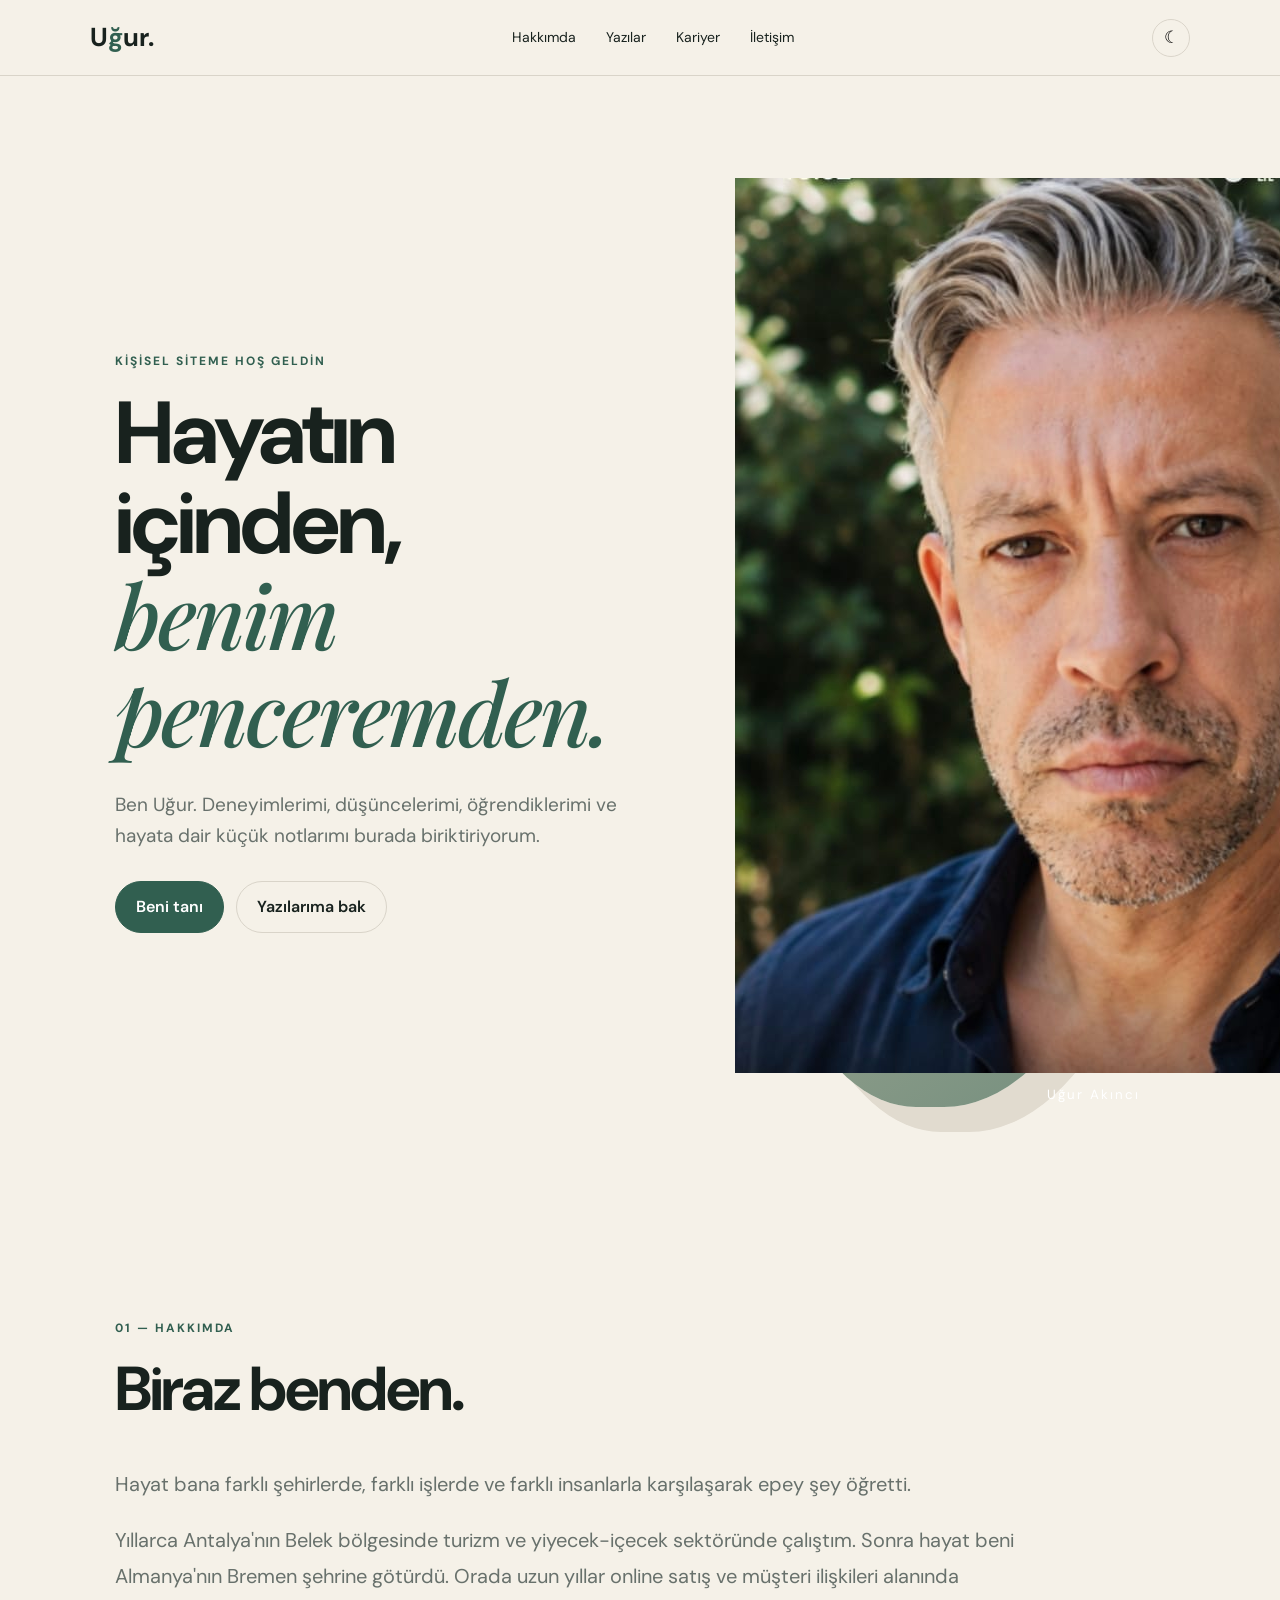
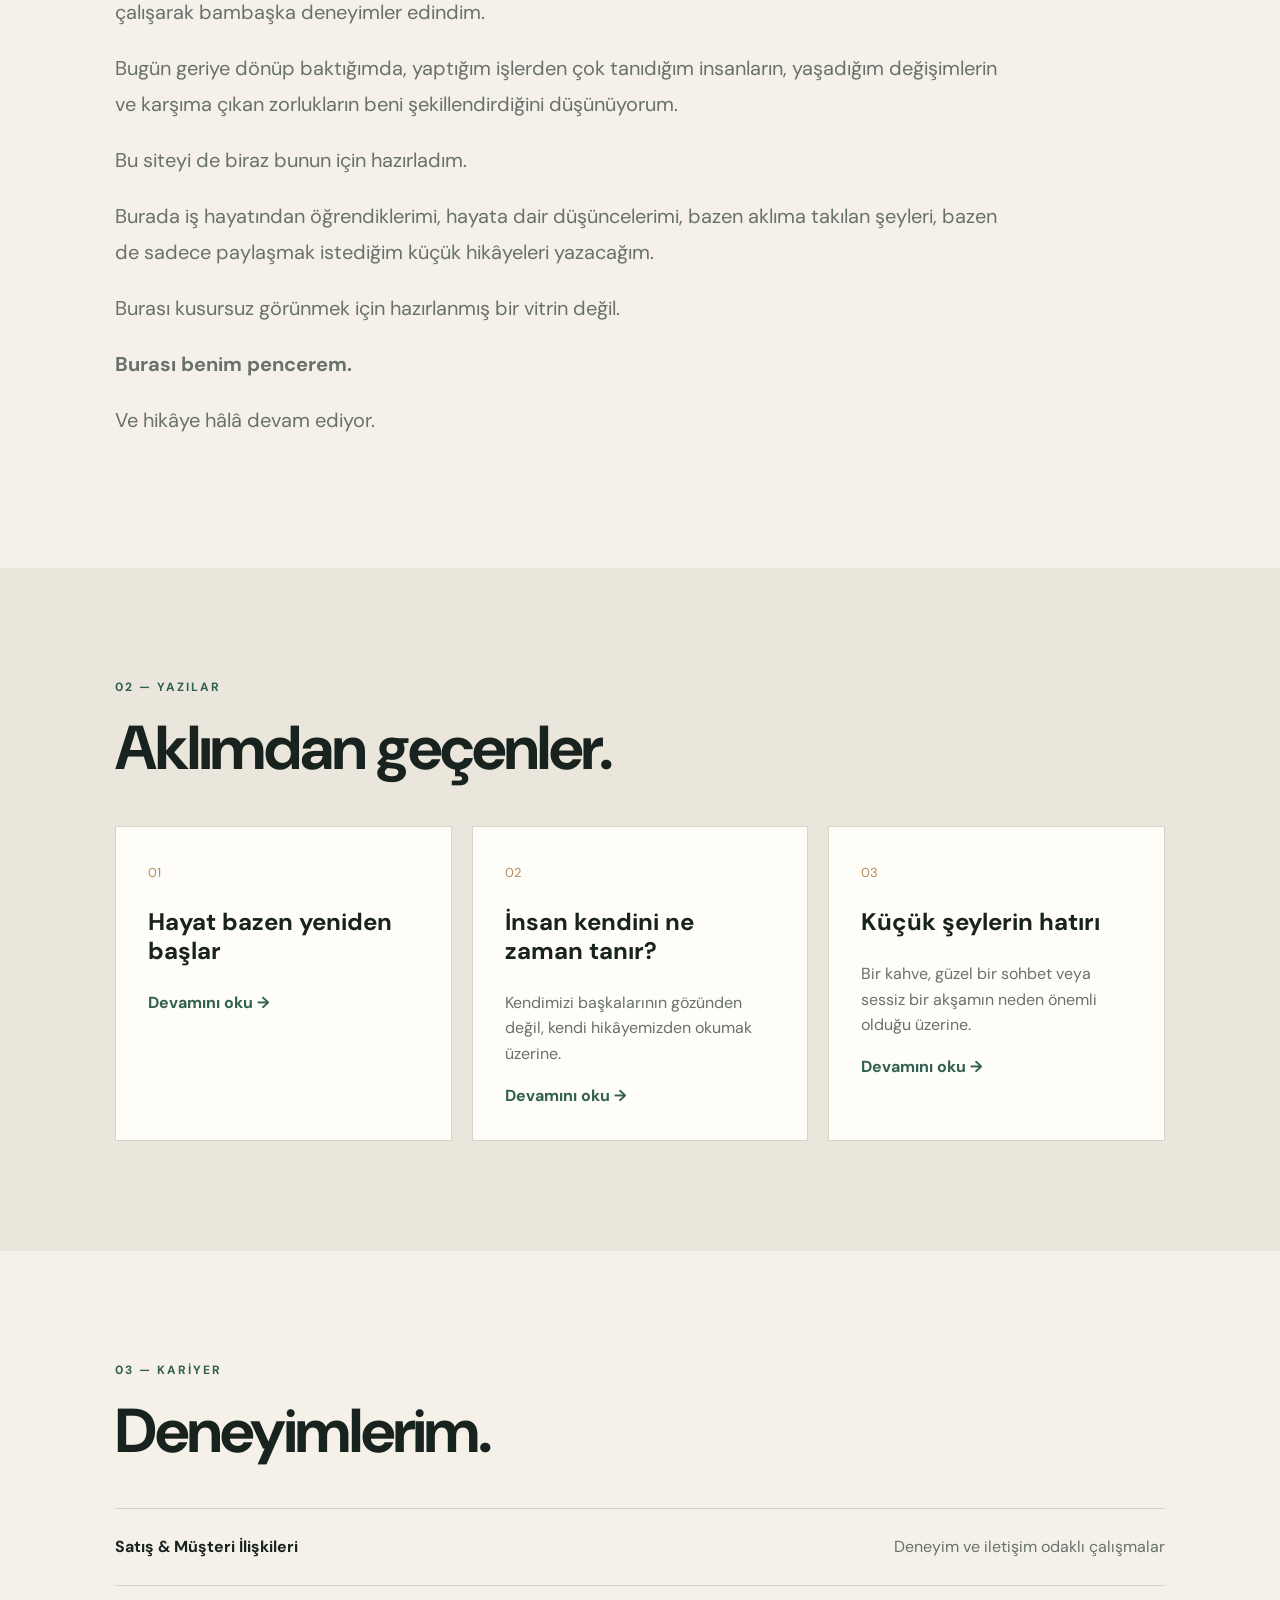
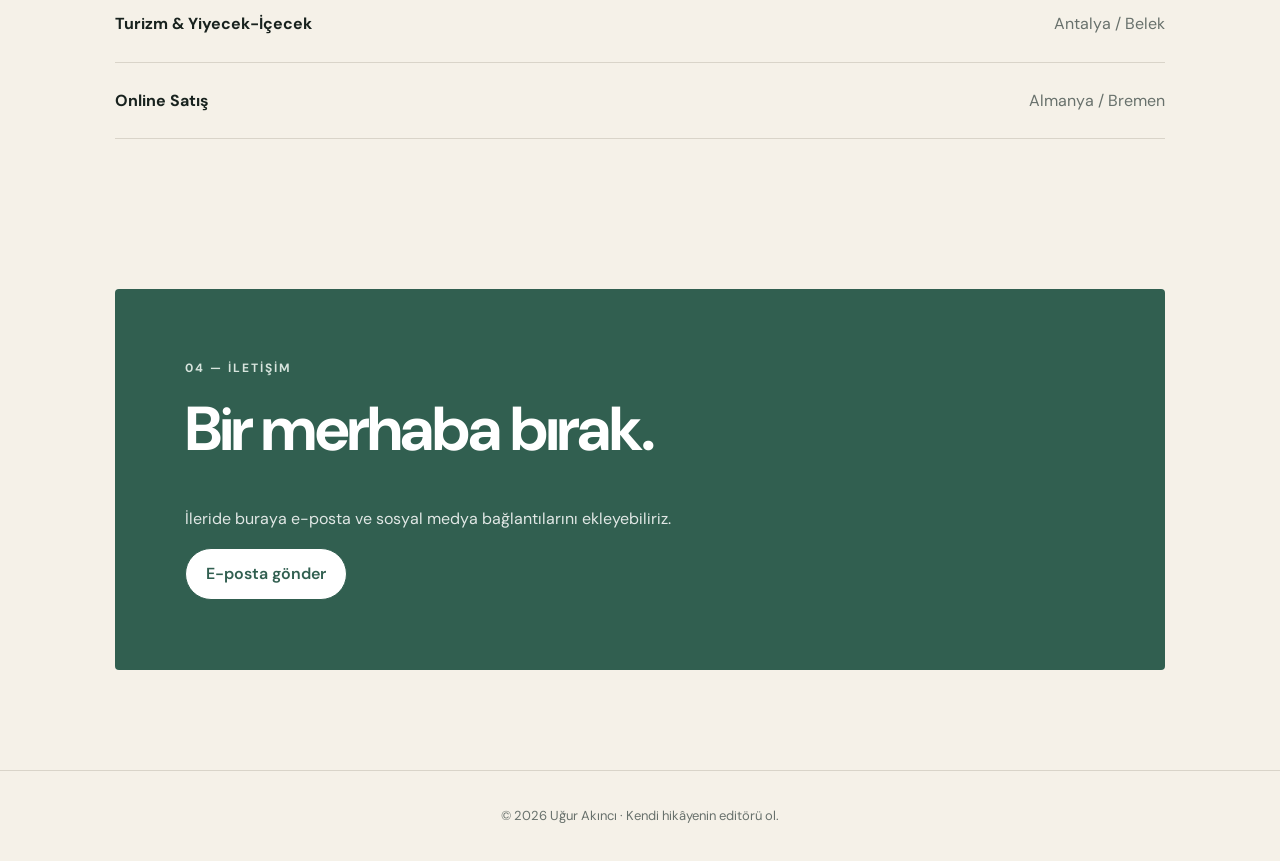
<file: index.html>
<!doctype html>
<html lang="tr">
<head>
  <meta charset="utf-8">
  <meta name="viewport" content="width=device-width, initial-scale=1">
  <meta name="description" content="Uğur Akıncı - kişisel web sitesi">
  <title>Uğur Akıncı | Kişisel Site</title>
  <link rel="stylesheet" href="style.css">
</head>
<body>
  <header class="nav">
    <a class="logo" href="#anasayfa">U<span>ğ</span>ur.</a>
    <nav>
      <a href="#hakkimda">Hakkımda</a>
      <a href="#yazilar">Yazılar</a>
      <a href="#kariyer">Kariyer</a>
      <a href="#iletisim">İletişim</a>
    </nav>
    <button id="themeBtn" aria-label="Gece modunu değiştir">☾</button>
  </header>

  <main>
    <section id="anasayfa" class="hero">
      <div class="hero-text">
        <p class="eyebrow">KİŞİSEL SİTEME HOŞ GELDİN</p>
        <h1>Hayatın içinden,<br><em>benim penceremden.</em></h1>
        <p class="lead">Ben Uğur. Deneyimlerimi, düşüncelerimi, öğrendiklerimi ve hayata dair küçük notlarımı burada biriktiriyorum.</p>
        <div class="buttons">
          <a class="btn primary" href="#hakkimda">Beni tanı</a>
          <a class="btn" href="#yazilar">Yazılarıma bak</a>
        </div>
      </div>
    <div class="portrait">
  <div class="portrait-inner">
    <img src="WhatsApp%20Image%202026-09-05%20at%2022.04.48.jpeg" alt="Uğur Akıncı">
    <small>Uğur Akıncı</small>
  </div>
</div>
    </section>

    <section id="hakkimda" class="section">
      <div class="section-head">
        <p class="eyebrow">01 — HAKKIMDA</p>
        <h2>Biraz benden.</h2>
      </div>
     <div class="about-grid">
  <p>Hayat bana farklı şehirlerde, farklı işlerde ve farklı insanlarla karşılaşarak epey şey öğretti.</p>

  <p>Yıllarca Antalya'nın Belek bölgesinde turizm ve yiyecek-içecek sektöründe çalıştım. Sonra hayat beni Almanya'nın Bremen şehrine götürdü. Orada uzun yıllar online satış ve müşteri ilişkileri alanında çalışarak bambaşka deneyimler edindim.</p>

  <p>Bugün geriye dönüp baktığımda, yaptığım işlerden çok tanıdığım insanların, yaşadığım değişimlerin ve karşıma çıkan zorlukların beni şekillendirdiğini düşünüyorum.</p>

  <p>Bu siteyi de biraz bunun için hazırladım.</p>

  <p>Burada iş hayatından öğrendiklerimi, hayata dair düşüncelerimi, bazen aklıma takılan şeyleri, bazen de sadece paylaşmak istediğim küçük hikâyeleri yazacağım.</p>

  <p>Burası kusursuz görünmek için hazırlanmış bir vitrin değil.</p>

  <p><strong>Burası benim pencerem.</strong></p>

  <p>Ve hikâye hâlâ devam ediyor.</p>
</div>
    </section>

    <section id="yazilar" class="section alt">
      <div class="section-head">
        <p class="eyebrow">02 — YAZILAR</p>
        <h2>Aklımdan geçenler.</h2>
      </div>
      <div class="cards">
        <article class="card">
          <span>01</span>
          <h3>Hayat bazen yeniden başlar</h3>
          <a href="hayat-bazen-yeniden-baslar.html">Devamını oku →</a>
         </article>
        <article class="card">
          <span>02</span>
          <h3>İnsan kendini ne zaman tanır?</h3>
          <p>Kendimizi başkalarının gözünden değil, kendi hikâyemizden okumak üzerine.</p>
          <a href="#">Devamını oku →</a>
        </article>
        <article class="card">
          <span>03</span>
          <h3>Küçük şeylerin hatırı</h3>
          <p>Bir kahve, güzel bir sohbet veya sessiz bir akşamın neden önemli olduğu üzerine.</p>
          <a href="#">Devamını oku →</a>
        </article>
      </div>
    </section>

    <section id="kariyer" class="section">
      <div class="section-head">
        <p class="eyebrow">03 — KARİYER</p>
        <h2>Deneyimlerim.</h2>
      </div>
      <div class="timeline">
        <div><b>Satış & Müşteri İlişkileri</b><span>Deneyim ve iletişim odaklı çalışmalar</span></div>
        <div><b>Turizm & Yiyecek-İçecek</b><span>Antalya / Belek</span></div>
        <div><b>Online Satış</b><span>Almanya / Bremen</span></div>
      </div>
    </section>

    <section id="iletisim" class="contact">
      <p class="eyebrow">04 — İLETİŞİM</p>
      <h2>Bir merhaba bırak.</h2>
      <p>İleride buraya e-posta ve sosyal medya bağlantılarını ekleyebiliriz.</p>
      <a class="btn primary" href="mailto:buraya@email.com">E-posta gönder</a>
    </section>
  </main>

  <footer>© 2026 Uğur Akıncı · Kendi hikâyenin editörü ol.</footer>
  <script src="script.js"></script>
</body>
</html>
</file>
<file: style.css>
@import url('https://fonts.googleapis.com/css2?family=DM+Sans:wght@400;500;600;700&family=Playfair+Display:ital,wght@0,500;0,600;1,500;1,600&display=swap');

:root{--bg:#f5f1e8;--text:#18221e;--muted:#68716c;--card:#fffdf8;--line:#d9d4c9;--accent:#315f50;--accent2:#b38b5d}
*{box-sizing:border-box;scroll-behavior:smooth}
body{margin:0;background:var(--bg);color:var(--text);font-family:'DM Sans',sans-serif;line-height:1.6}
.nav{height:76px;display:flex;align-items:center;justify-content:space-between;padding:0 7%;position:sticky;top:0;z-index:10;background:color-mix(in srgb,var(--bg) 90%,transparent);backdrop-filter:blur(14px);border-bottom:1px solid var(--line)}
.logo{font-size:26px;font-weight:700;color:var(--text);text-decoration:none}.logo span{color:var(--accent)}
nav{display:flex;gap:30px}nav a{color:var(--text);text-decoration:none;font-size:14px}nav a:hover{color:var(--accent)}
#themeBtn{border:1px solid var(--line);background:none;border-radius:50%;width:38px;height:38px;cursor:pointer;font-size:17px}
.hero{min-height:calc(100vh - 76px);display:grid;grid-template-columns:1.25fr .75fr;align-items:center;gap:7%;padding:8% 9%}
.eyebrow{font-size:12px;letter-spacing:2px;font-weight:700;color:var(--accent);margin:0 0 18px}
h1{font-size:clamp(48px,7vw,88px);line-height:1.02;margin:0 0 28px;letter-spacing:-3px}h1 em,h2 em{font-family:'Playfair Display',serif;font-weight:500;color:var(--accent)}
.lead{font-size:19px;color:var(--muted);max-width:650px}
.buttons{display:flex;gap:12px;margin-top:30px}.btn{display:inline-block;text-decoration:none;color:var(--text);border:1px solid var(--line);padding:12px 20px;border-radius:30px;font-weight:600}.btn.primary{background:var(--accent);color:white;border-color:var(--accent)}
.portrait{aspect-ratio:1;max-width:430px;margin:auto;border-radius:48% 52% 55% 45%;background:linear-gradient(145deg,#d8c5a9,#718d7d);display:grid;place-items:center;box-shadow:25px 25px 0 #e1dbcf}
.portrait-inner{text-align:center;color:white}.portrait-inner span{font-family:'Playfair Display';font-size:150px;line-height:1;display:block}.portrait-inner small{letter-spacing:2px}
.section{padding:110px 9%;max-width:1400px;margin:auto}.alt{max-width:none;background:#ebe6dc;padding-left:9%;padding-right:9%}
.section-head h2,.contact h2{font-size:clamp(38px,5vw,62px);line-height:1.05;margin:0 0 45px;letter-spacing:-2px}
.about-grid{
  display:block;
  max-width:900px;
  font-size:20px;
  line-height:1.8;
  color:var(--muted);
}
.cards{display:grid;grid-template-columns:repeat(3,1fr);gap:20px}.card{background:var(--card);padding:32px;border:1px solid var(--line);min-height:280px}.card span{color:var(--accent2);font-size:13px}.card h3{font-size:24px;line-height:1.2}.card p{color:var(--muted)}.card a{color:var(--accent);font-weight:700;text-decoration:none}
.timeline{border-top:1px solid var(--line)}.timeline div{display:flex;justify-content:space-between;padding:25px 0;border-bottom:1px solid var(--line)}.timeline span{color:var(--muted)}
.contact{margin:40px 9% 100px;padding:70px;border-radius:4px;background:var(--accent);color:white}.contact .eyebrow{color:#d7e4dd}.contact p:not(.eyebrow){opacity:.85}.contact .btn.primary{background:white;color:var(--accent)}
footer{text-align:center;padding:35px;border-top:1px solid var(--line);color:var(--muted);font-size:13px}
.dark{--bg:#121816;--text:#edf0e9;--muted:#a8b0aa;--card:#1a211e;--line:#303934;--accent:#87ad9b;--accent2:#c6a77a}.dark .alt{background:#171e1b}.dark .portrait{box-shadow:25px 25px 0 #202722}
@media(max-width:800px){nav{display:none}.hero{grid-template-columns:1fr;padding-top:14%;}.portrait{max-width:300px}.about-grid,.cards{grid-template-columns:1fr}.section{padding:80px 7%}.alt{padding-left:7%;padding-right:7%}.contact{margin-left:7%;margin-right:7%;padding:45px 30px}.timeline div{flex-direction:column;gap:5px}}
</file>
